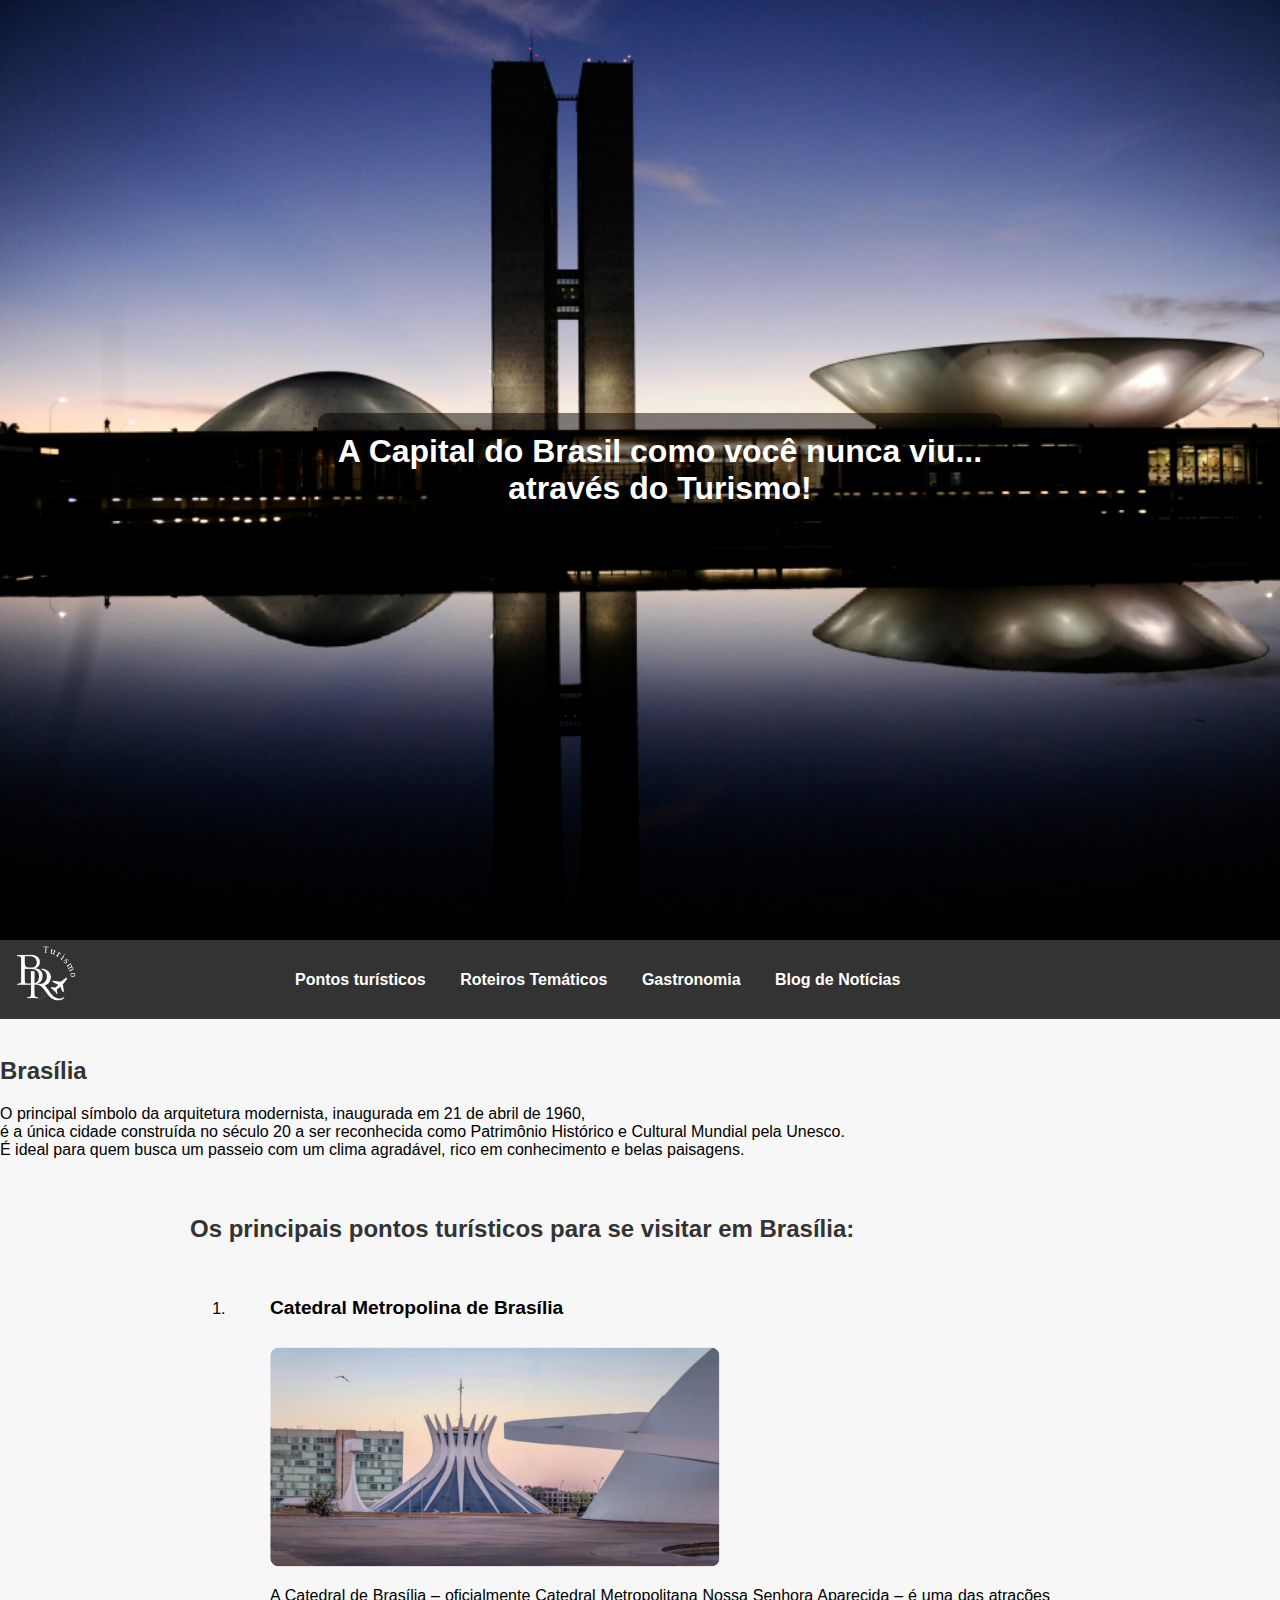
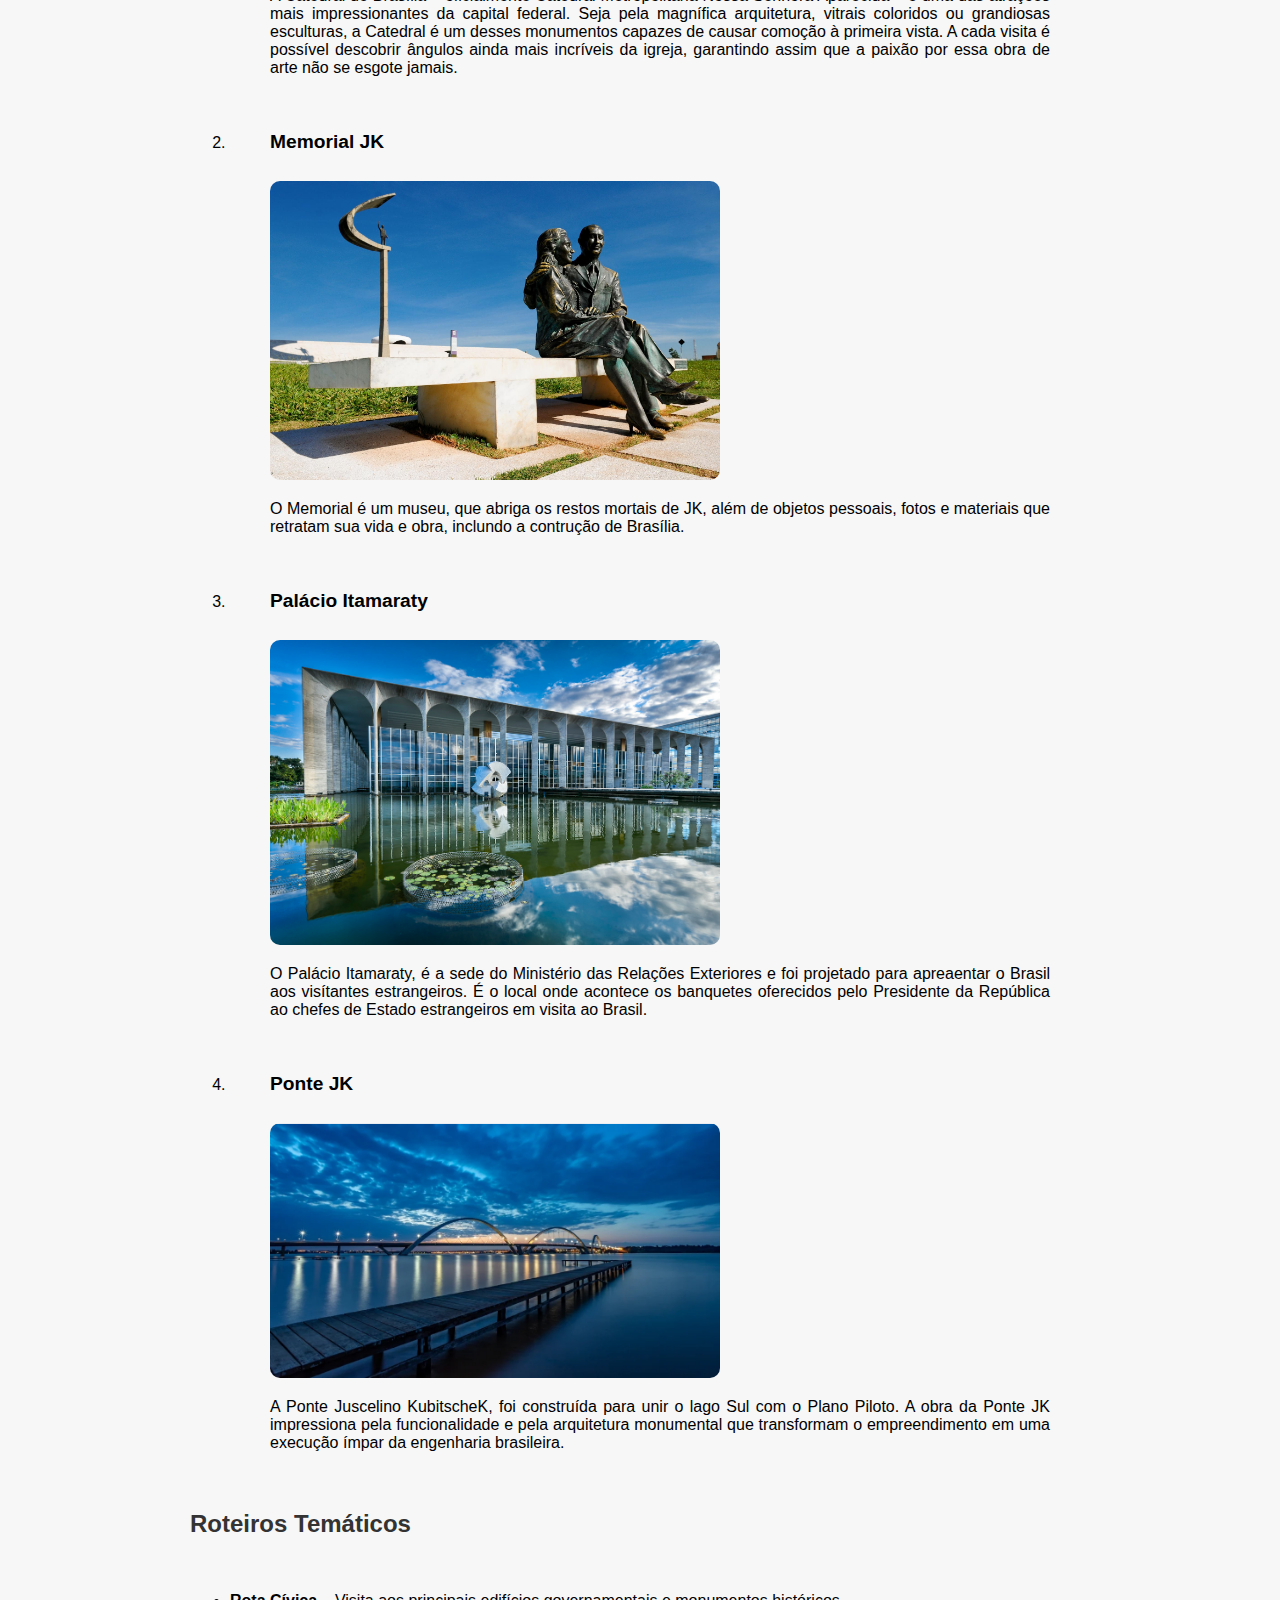
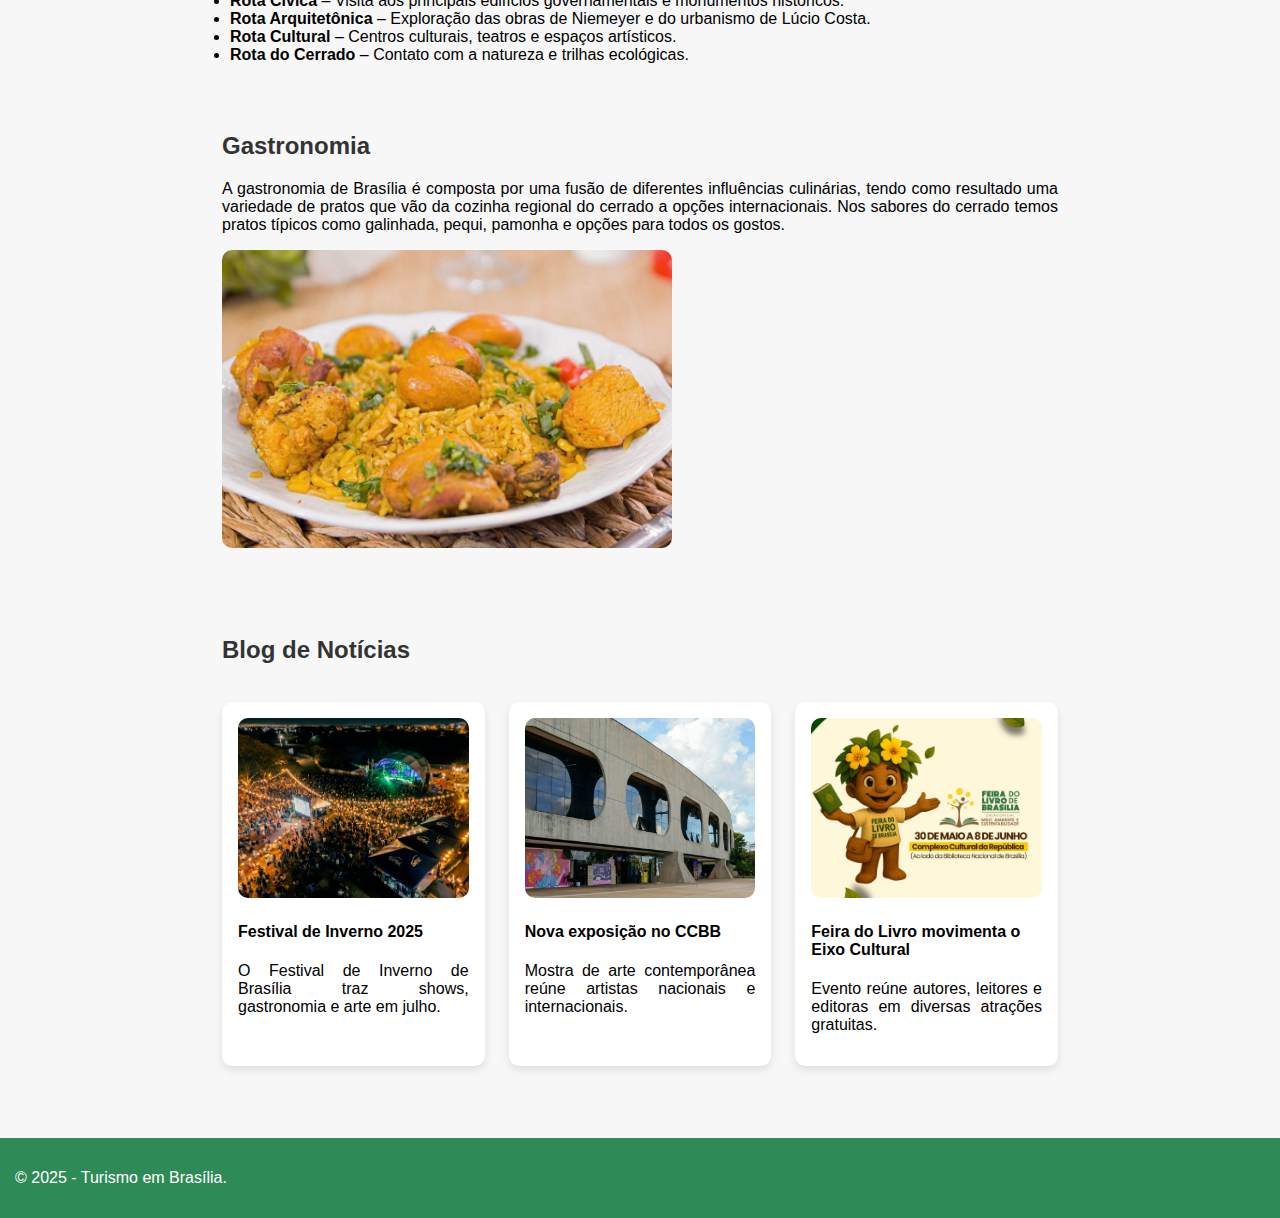
<file: BRTurismo/brasilia.html>
<!DOCTYPE html>
<html lang="pt-br">
<head>
    <meta charset="UTF-8">
    <meta name="viewport" content="width=device-width, initial-scale=1.0">
    <title>Turismo em Brasília</title>
  <link rel="stylesheet" href="style.css">    
  <style>
    header {
        width: 100%;
        height: 100vh;
        background-image: url('Imagens/Imagem7.PNG');
        background-size: cover;
        background-position: center;
        position: relative;
        display: flex;
        align-items: center;
        justify-content: center;
    }

    header h1 {
        color: white;
        font-size: 2rem;
        background-color: rgba(0, 0, 0, 0.5);
        padding: 20px;
        border-radius: 10px;
        text-align: center;
    }

    nav {
        display: flex;
        align-items: center;
        padding: 0 5px;
    }

    .nav-logo {
        height: 75px; /* ajuste conforme o tamanho desejado */
        width: auto;
        margin-right: 200px;
    }

    footer {
      background-color: #2e8b57;
      color: white;
      text-align: center;
      padding: 15px;
      margin-top: 20px;
    }

    .section {
      padding: 2rem;
      max-width: 1000px;
      margin: auto;
    }

    .cards {
      display: grid;
      grid-template-columns: repeat(auto-fit, minmax(250px, 1fr));
      gap: 1.5rem;
    }
    .card {
      background: white;
      border-radius: 10px;
      box-shadow: 0 4px 8px rgba(0,0,0,0.1);
      overflow: hidden;
    }
    .card img {
      width: 100%;
      height: 180px;
      object-fit: cover;
    }
    .card .info {
      padding: 1rem;
    }
    
  </style>
</head>
<body>
    <header>
        <h1>A Capital do Brasil como você nunca viu... <br> através do Turismo!</h1>
    </header>
    <nav>
        <a href="#">
            <img src="Imagens/logo3.png" alt="Logo do site" class="nav-logo">
        </a>
        <ul>
            <li><a href="#pontos">Pontos turísticos</a></li>
            <li><a href="#roteiros">Roteiros Temáticos</a></li>
            <li><a href="#gastronomia">Gastronomia</a></li>
            <li><a href="#blog">Blog de Notícias</a></li>
        </ul>
    </nav><br>

    <h2>Brasília</h2>
    <p>O principal símbolo da arquitetura modernista, inaugurada em 21 de abril de 1960, <br> é a única cidade construída no século 20 a ser reconhecida como Patrimônio Histórico e Cultural Mundial pela Unesco.<br>
     É ideal para quem busca um passeio com um clima agradável, rico em conhecimento e belas paisagens.</p>

   <main>

    <section id="pontos">
        <h2>Os principais pontos turísticos para se visitar em Brasília:</h2><br>

        <ol>
            <li>
                <figure>
                    <figcaption>Catedral Metropolina de Brasília</figcaption><br>
                    <img src="Imagens/Imagem1.PNG" width="450px" height="300px" alt="Catedral de Brasília">
                    <p>A Catedral de Brasília – oficialmente Catedral Metropolitana Nossa Senhora Aparecida  – é uma das atrações mais impressionantes da capital federal. Seja pela magnífica arquitetura, vitrais coloridos ou grandiosas esculturas, a Catedral é um desses monumentos capazes de causar comoção à primeira vista. A cada visita é possível descobrir ângulos ainda mais incríveis da igreja, garantindo assim que a paixão por essa obra de arte não se esgote jamais.</p>
                </figure>
            </li><br>
            <li>
                <figure>
                    <figcaption>Memorial JK</figcaption><br>
                    <img src="Imagens/memorial-jk.jpg" width="450px" height="300px" alt="Memorial JK">
                    <p>O Memorial é um museu, que abriga os restos mortais de JK, além de objetos pessoais, fotos e materiais que retratam sua vida e obra, inclundo a contrução de Brasília.</p>
                </figure>
            </li><br>
            <li>
                <figure>
                    <figcaption>Palácio Itamaraty</figcaption><br>
                    <img src="Imagens/palácio itamaraty.jpg" width="450px" height="300px" alt="Palácio do Itamaraty">
                    <p>O Palácio Itamaraty, é a sede do Ministério das Relações Exteriores e foi projetado para apreaentar o Brasil aos visítantes estrangeiros. É o local onde acontece os banquetes oferecidos pelo Presidente da República ao chefes de Estado estrangeiros em visita ao Brasil.</p>
                </figure>
            </li><br>
            <li>
                <figure>
                    <figcaption>Ponte JK</figcaption><br>
                    <img src="Imagens/ponte jk.png" width="450px" height="300px" alt="Ponte JK">
                    <p>A Ponte Juscelino KubitscheK, foi construída para unir o lago Sul com o Plano Piloto. A obra da Ponte JK impressiona pela funcionalidade e pela arquitetura monumental que transformam o empreendimento em uma execução ímpar da engenharia brasileira.</p>
                </figure>
            </li>   
        </ol>
    </section>

    <section id="roteiros">
        <br><h2>Roteiros Temáticos</h2><br>
        <ul>
        <li><strong>Rota Cívica</strong> – Visita aos principais edifícios governamentais e monumentos históricos.</li>
        <li><strong>Rota Arquitetônica</strong> – Exploração das obras de Niemeyer e do urbanismo de Lúcio Costa.</li>
        <li><strong>Rota Cultural</strong> – Centros culturais, teatros e espaços artísticos.</li>
        <li><strong>Rota do Cerrado</strong> – Contato com a natureza e trilhas ecológicas.</li>
        </ul>
    </section>

    <section id="gastronomia" class="section">
        <h2>Gastronomia</h2>
        <p>A gastronomia de Brasília é composta por uma fusão de diferentes influências culinárias, tendo como resultado uma variedade de pratos que vão da cozinha regional do cerrado a opções internacionais.  Nos sabores do cerrado temos pratos típicos como galinhada, pequi, pamonha e opções para todos os gostos.</p>
        <img src="Imagens/pequi.jpg" alt="Gastronomia">
    </section>

    <section id="blog" class="section">
        <h2>Blog de Notícias</h2><br>
        <div class="cards">
        <div class="card">
            <div class="info">
            <img src="Imagens/festival.jpg" alt="Festival de Inverno">
            <h4>Festival de Inverno 2025</h4>
            <p>O Festival de Inverno de Brasília traz shows, gastronomia e arte em julho.</p>
            </div>
        </div>
        <div class="card">
            <div class="info">
            <img src="Imagens/ccbb.jpg" alt="CCBB">
            <h4>Nova exposição no CCBB</h4>
            <p>Mostra de arte contemporânea reúne artistas nacionais e internacionais.</p>
            </div>
        </div>
        <div class="card">
            <div class="info">
            <img src="Imagens/feira do livro.jpg" alt="Feira do Liro">
            <h4>Feira do Livro movimenta o Eixo Cultural</h4>
            <p>Evento reúne autores, leitores e editoras em diversas atrações gratuitas.</p>
            </div>
        </div>
        </div>
    </section>

  </main>
  <footer>
    <p>&copy; 2025 - Turismo em Brasília.</p>
  </footer>
</body>
</html>
</file>
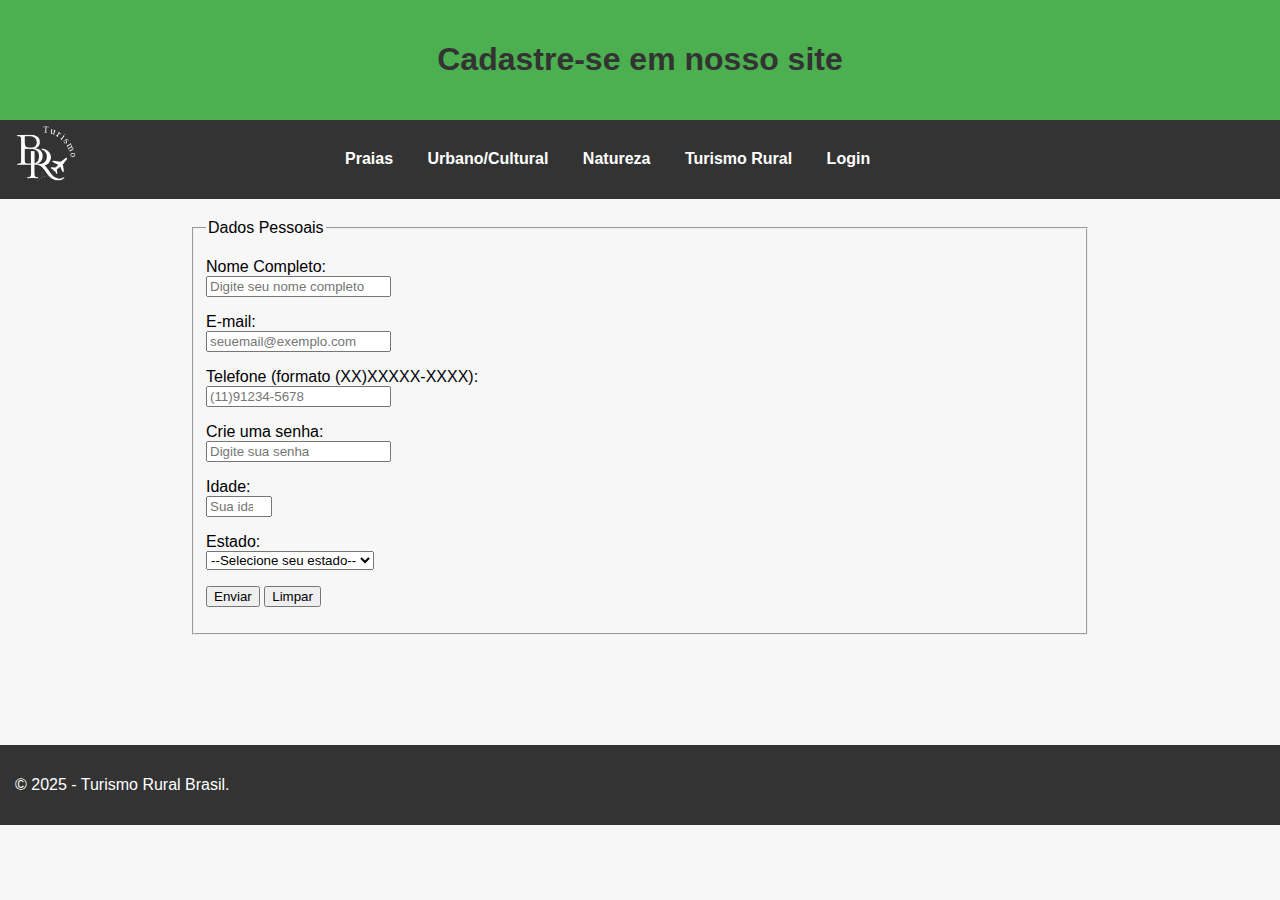
<file: BRTurismo/cadastro.html>
<!DOCTYPE html>
<html lang="pt-br">
<head>
  <meta charset="UTF-8" />
  <meta name="viewport" content="width=device-width, initial-scale=1.0"/>
  <title>Cadastro</title>
  <link rel="stylesheet" href="style.css" /> 
  <style>
    nav {
        display: flex;
        align-items: center;
        padding: 0 5px;
    }
    .nav-logo {
        height: 75px; 
        width: auto;
        margin-right: 250px;
    }
  </style>
</head>
<body>
  <header>
    <h1>Cadastre-se em nosso site</h1>
  </header>

  <nav>
    <a href="#">
      <img src="Imagens/logo3.png" alt="Logo do site" class="nav-logo">
    </a>
    <ul>
        <li><a href="home.html">Praias</a></li>
        <li><a href="brasilia.html">Urbano/Cultural</a></li>
        <li><a href="index.html">Natureza</a></li>
        <li><a href="v2index.html">Turismo Rural</a></li>
      <li><a href="login.html">Login</a></li>
    </ul>
  </nav>

  <main>
    <form action="/formulário" method="get" autocomplete="on">
      <fieldset>
        <legend>Dados Pessoais</legend>

        <p>
          <label for="inome">Nome Completo:</label><br>
          <input type="text" name="nome" id="inome" minlength="5" maxlength="25" placeholder="Digite seu nome completo" required>
        </p>

        <p>
          <label for="iemail">E-mail:</label><br>
          <input type="text" name="email" id="iemail" autocomplete="email" placeholder="seuemail@exemplo.com">
        </p>

        <p>
          <label for="itel">Telefone (formato (XX)XXXXX-XXXX):</label><br>
          <input type="tel" name="tel" id="itel" autocomplete="tel" pattern="^\(\d{2}\)\d{4,5}-\d{4}$" placeholder="(11)91234-5678" required>
        </p>

        <p>
          <label for="ipassword">Crie uma senha:</label><br>
          <input type="password" name="password" id="ipassword" placeholder="Digite sua senha" minlength="8" maxlength="12" autocomplete="off" required>
        </p>

        <p>
          <label for="iidade">Idade:</label><br>
          <input type="number" name="idade" id="iidade" min="0" max="120" placeholder="Sua idade" style="width: 58px;">
        </p>

        <p>
          <label for="iestado">Estado:</label><br>
          <select name="estado" id="iestado">
            <option value="" selected> --Selecione seu estado-- </option>
            <optgroup label="Região Nordeste">
              <option value="MA">Maranhão</option>
              <option value="PE">Pernambuco</option>
              <option value="RN">Rio Grande do Norte</option>
              <option value="AL">Alagoas</option>
              <option value="BA">Bahia</option>
              <option value="CE">Ceará</option>
              <option value="PB">Paraíba</option>
              <option value="PI">Piauí</option>
              <option value="SE">Sergipe</option>
            </optgroup>
            <optgroup label="Região Sudeste">
              <option value="MG">Minas Gerais</option>
              <option value="RJ">Rio de Janeiro</option>
              <option value="SP">São Paulo</option>
              <option value="ES">Espírito Santo</option>
            </optgroup>
            <optgroup label="Região Centro-Oeste">
              <option value="DF">Distrito Federal</option>
              <option value="GO">Goiás</option>
              <option value="MT">Mato Grosso</option>
              <option value="MS">Mato Grosso do Sul</option>
            </optgroup>
            <optgroup label="Região Norte">
              <option value="AC">Acre</option>
              <option value="AP">Amapá</option>
              <option value="AM">Amazonas</option>
              <option value="PA">Pará</option>
              <option value="RO">Rondônia</option>
              <option value="RR">Roraima</option>
              <option value="TO">Tocantins</option>
            </optgroup>
            <optgroup label="Região Sul">
              <option value="PR">Paraná</option>
              <option value="RS">Rio Grande do Sul</option>
              <option value="SC">Santa Catarina</option>
            </optgroup>
          </select>
        </p>

        <p>
          <input type="submit" value="Enviar">
          <input type="reset" value="Limpar">
        </p>
      </fieldset>
    </form>
  </main>

  <footer>
    <p>&copy; 2025 - Turismo Rural Brasil.</p>
  </footer>
</body>
</html>
</file>
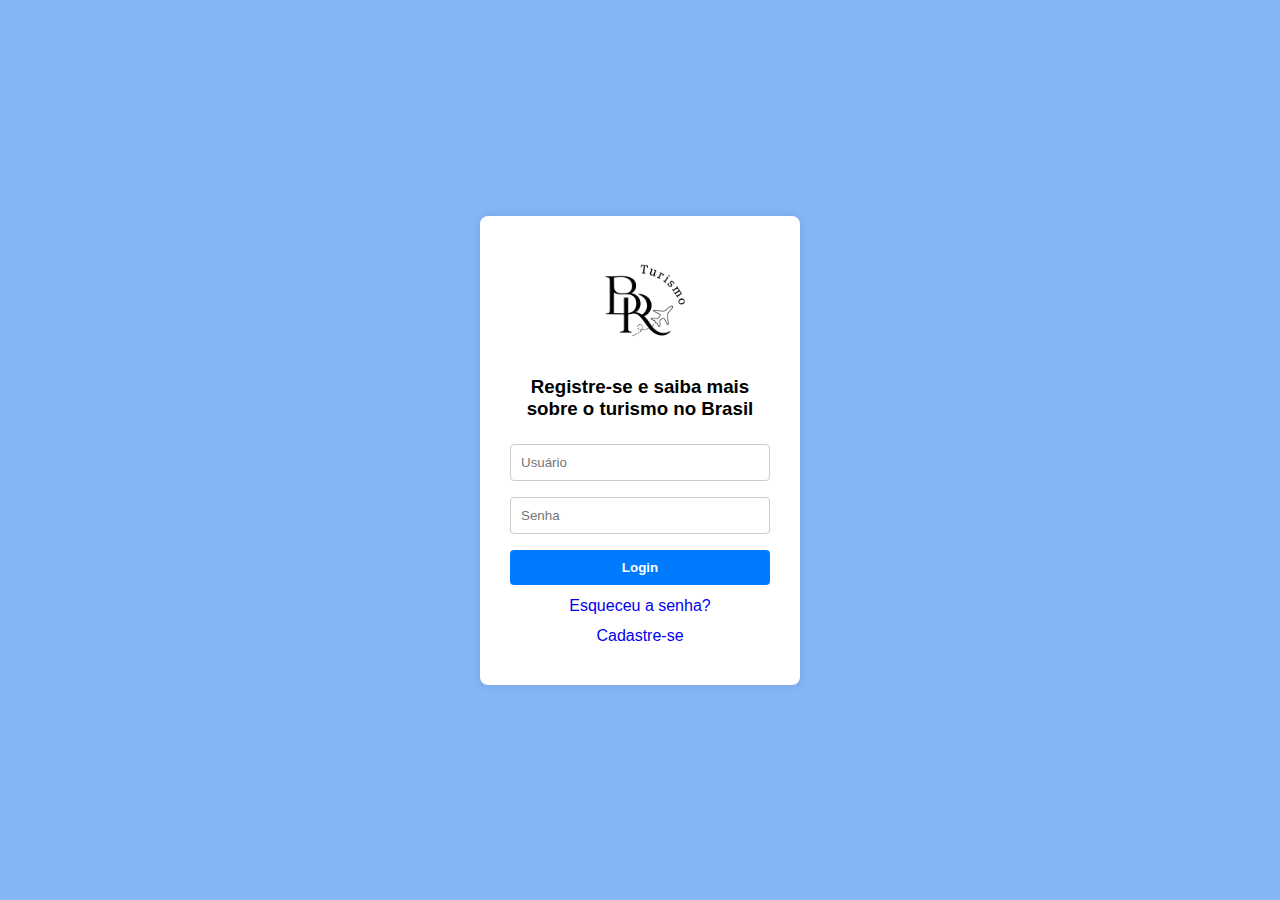
<file: BRTurismo/login.html>
<!DOCTYPE html>
<html lang="pt-BR">
<head>
    <meta charset="UTF-8">
    <title>Login</title>
    <style>
        * {
            box-sizing: border-box;
        }

        body {
            margin: 0;
            height: 100vh;
            font-family: Arial, sans-serif;
            display: flex;
            justify-content: center;
            align-items: center;
            background-color: #67a4f3ce;
        }

        .login-box {
            background-color: #fff;
            padding: 40px 30px;
            border-radius: 8px;
            box-shadow: 0 0 10px rgba(0,0,0,0.1);
            width: 320px;
            text-align: center;
        }

        .logo {
            display: block;
            margin: 0 auto 20px; /* centraliza e adiciona espaço abaixo */
            height: 100px;         /* ajuste conforme o tamanho da sua imagem */
            width: auto;
        }

        .login-box h3 {
            margin-bottom: 24px;
        }

        .login-box input[type="text"],
        .login-box input[type="password"] {
            width: 100%;
            padding: 10px;
            margin-bottom: 16px;
            border: 1px solid #ccc;
            border-radius: 4px;
        }

        .login-box button {
            width: 100%;
            padding: 10px;
            background-color: #007bff;
            color: white;
            border: none;
            border-radius: 4px;
            font-weight: bold;
            cursor: pointer;
        }

        .login-box button:hover {
            background-color: #0056b3;
        }

        .login-box .link {
            margin-top: 12px;
        }

        .login-box .link a {
            color: #007bff(207, 100%, 53%);
            text-decoration: none;
        }

        .login-box .link a:hover {
            text-decoration: underline;
        }
    </style>
</head>
<body>

<div class="login-box">
    <a href="#">
        <img src="Imagens/logo2.png" alt="Logo do site" class="logo">
    </a>

    <h3>Registre-se e saiba mais sobre o turismo no Brasil</h3>
   
    <form action="/login" method="POST">
        <input type="text" name="usuario" placeholder="Usuário" required>
        <input type="password" name="senha" placeholder="Senha" required>
        <button type="submit">Login</button>
    </form>
    <div class="link">
        <a href="#">Esqueceu a senha?</a>
    </div>
    <div class="link">
        <a href="cadastro.html">Cadastre-se</a>
    </div>
</div>

</body>
</html>
</file>
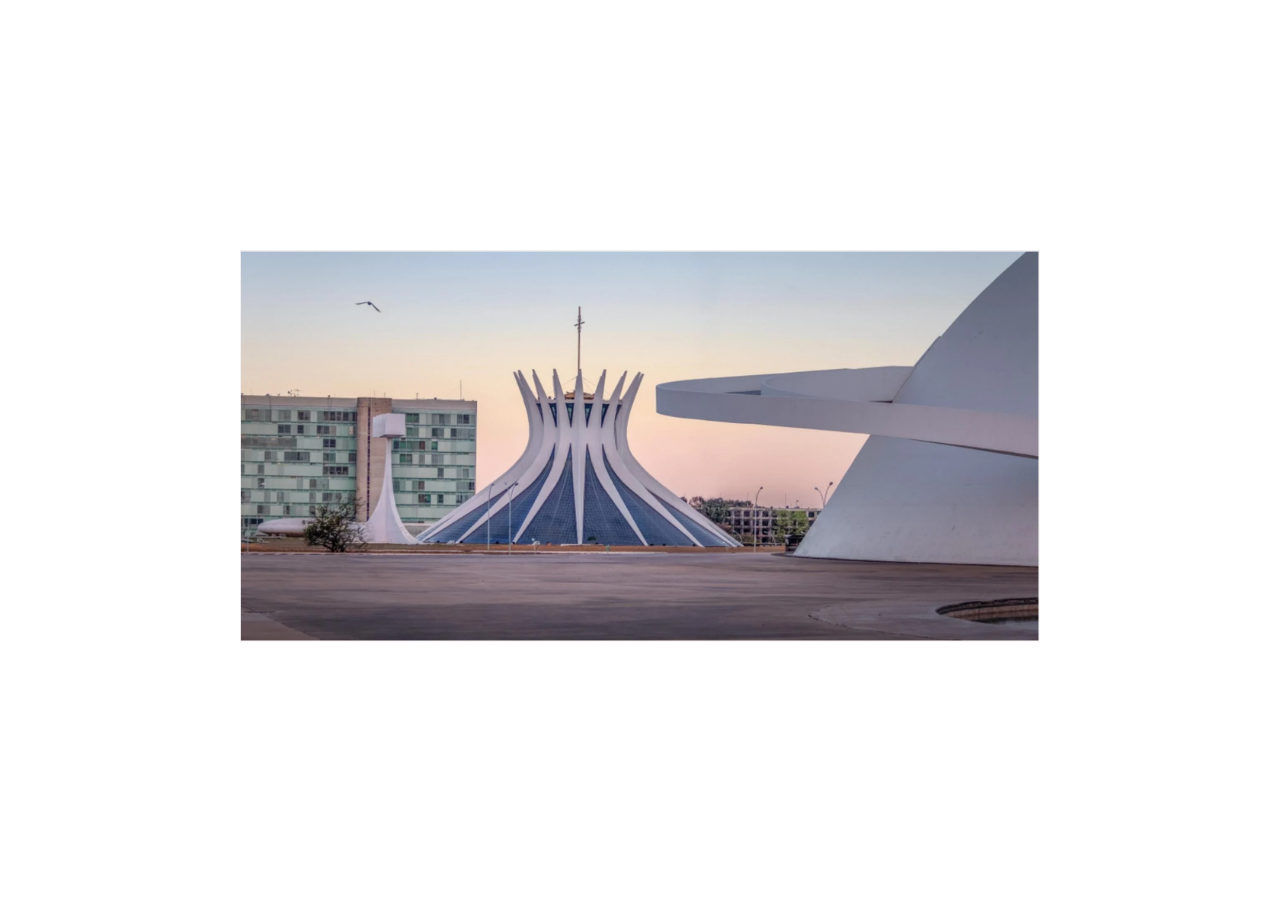
<file: turismoWeb/carrossel.html>
<!DOCTYPE html>
<html lang="pt-br">
<head>
    <meta charset="UTF-8">
    <meta name="viewport" content="width=device-width, initial-scale=1.0">
    <title>Carrossel</title>
    <link rel="stylesheet" href="css/carrossel.css">
    <style>
        body{
            margin: 0;
            padding: 0;
            width: 100%;
            height: 100vh;
            display: flex;
            justify-content: center;
            align-items: center;
        }

        .slider{
            margin: 0 auto;
            width: 800px;
            height: 400px;
            overflow: hidden;
        }

        .slides{
            width: 400%;
            height: 400px;
            display: flex;
        }

        .slides input{
            display: none;
        }

        .slide{
            width: 25%;
            position: relative;
        }

        .slide img{
            width: 800px;
        }

        .manual-navegation{
            position: absolute;
            width: 800px;
            margin-top: -40px;
            display: flex;
            justify-content: center;
        }

        .manual.btn{
            border: 2px solid #fff;
            padding: 5px;
            border-radius: 10px;
            cursor: pointer;
            transition: 1s;
        }

        .manual.btn:not(:last-child){
            margin: 40px;
        }

        .manual.btn:hover{
            background-color: #fff;
        }

        #radio1:checked ~ .first{
            margin-left: 0;
        }

        #radio2:checked ~ .first{
            margin-left: -20%;
        }

        #radio3:checked ~ .first{
            margin-left: -40%;
        }

        #radio4:checked ~ .first{
            margin-left: -60%;
        }

        #radio5:checked ~ .first{
            margin-left: -80%;
        }

        .navegation-auto div{
            border: 2px solid #20a6ff;
            padding: 5px;
            border-radius: 10px;
            cursor: pointer;
            transition: 1s;
        }

        .navegation-auto{
            position: absolute;
            width: 800px;
            margin-top: 360px;
            display: flex;
            justify-content: center;
        }

        .navegation-auto div:not(:last-child){
            margin-right: 40px;
        }

        #radio1:checked ~.navegation-auto .auto-btn1{
            background-color: #fff;
        }

        #radio2:checked ~.navegation-auto .auto-btn2{
            background-color: #fff;
        }
        #radio3:checked ~.navegation-auto .auto-btn3{
            background-color: #fff;
        }

        #radio4:checked ~.navegation-auto .auto-btn4{
            background-color: #fff;
        }

        #radio5:checked ~.navegation-auto .auto-btn5{
            background-color: #fff;
        }

    </style>
</head>
<body>
    <div class="slider">
        <div class="slides">
            <!--Radio Buttons-->
            <input type="radio" name="radio-btn" id="radio1">
            <input type="radio" name="radio-btn" id="radio2">
            <input type="radio" name="radio-btn" id="radio3">
            <input type="radio" name="radio-btn" id="radio4">
            <input type="radio" name="radio-btn" id="radio5">
            <!--Fim Radio Buttons-->

            <!--Slides Images-->
            <div class="slide 1">
                <img src="img/Imagem1.PNG" alt="Imagem 1">
            </div>
            <div class="slide 2">
                <img src="img/Imagem2.png" alt="Imagem 2">
            </div>
            <div class="slide 3">
                <img src="img/Imagem4.png" alt="Imagem 3">
            </div>
            <div class="slide 4">
                <img src="img/Imagem6.png" alt="Imagem 4">
            </div>
            <div class="slide 5">
                <img src="img/Imagem7.PNG" alt="Imagem 5">
            </div>
            <!--Fim Slides Images-->

            <!--Navegation auto-->
            <div class="navegation">
                <div class="auto-btn1"></div>
                <div class="auto-btn2"></div>
                <div class="auto-btn3"></div>
                <div class="auto-btn4"></div>
                <div class="auto-btn5"></div>
            </div>
            <!--Fim Navegation auto-->            
        </div>

        <div class="manual-navegation">
            <label for="btn1" class="manual-btn"></label>
            <label for="btn2" class="manual-btn"></label>
            <label for="btn3" class="manual-btn"></label>
            <label for="btn4" class="manual-btn"></label>
            <label for="btn5" class="manual-btn"></label>
        </div>

    </div>

    <script src="js/carrossel.js"></script>
</body>
</html>
</file>
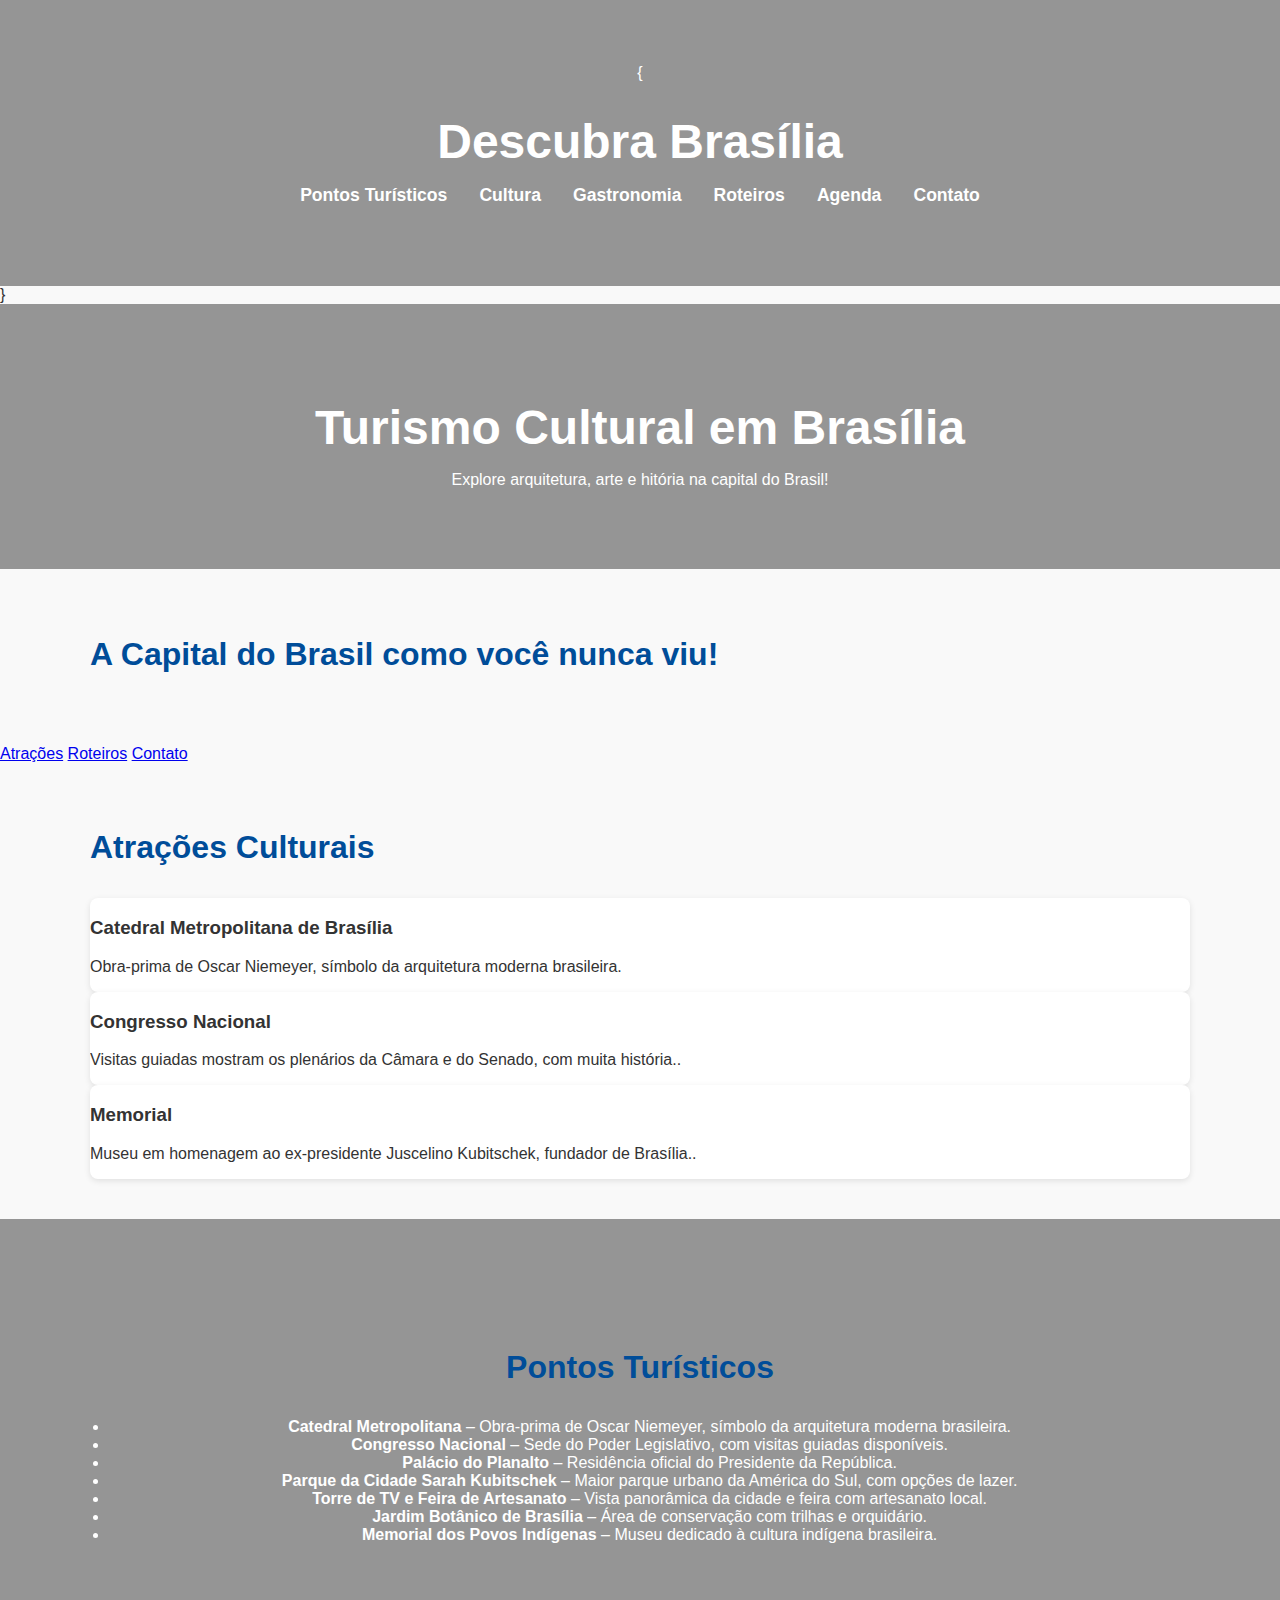
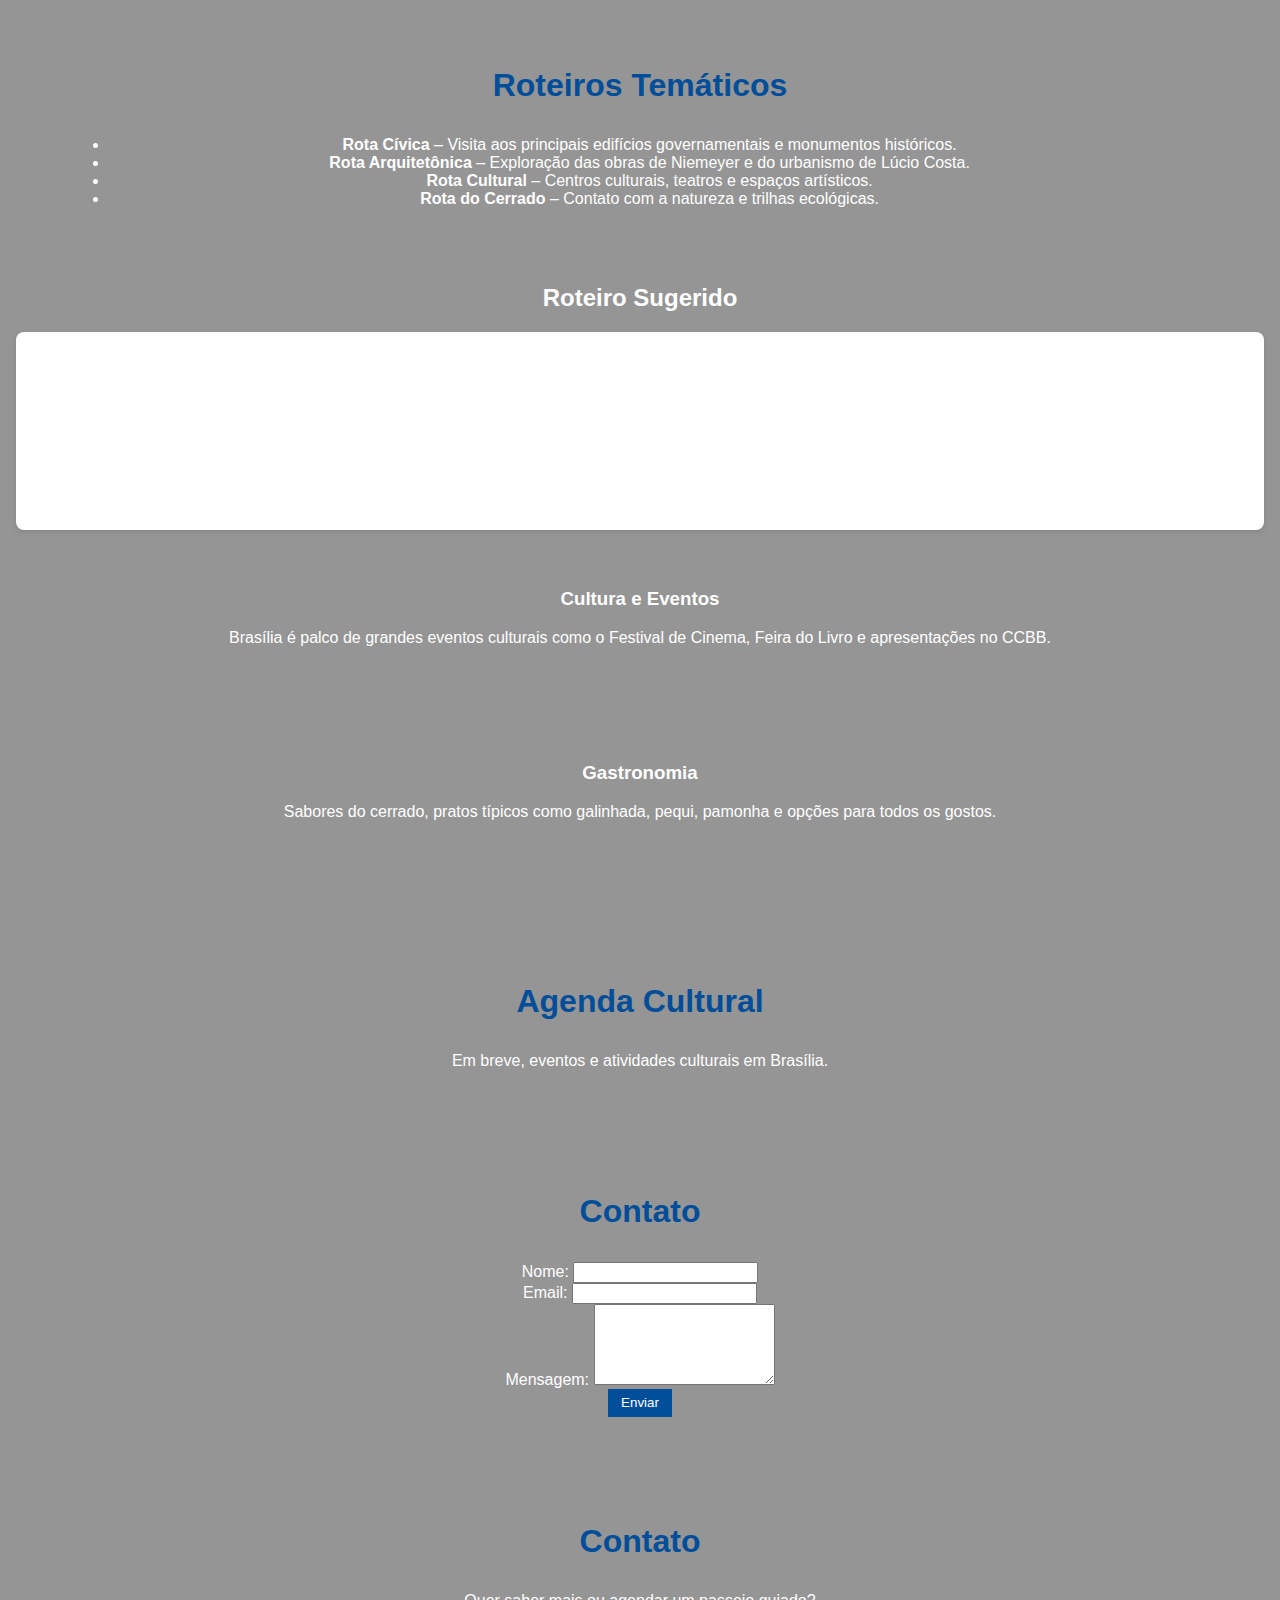
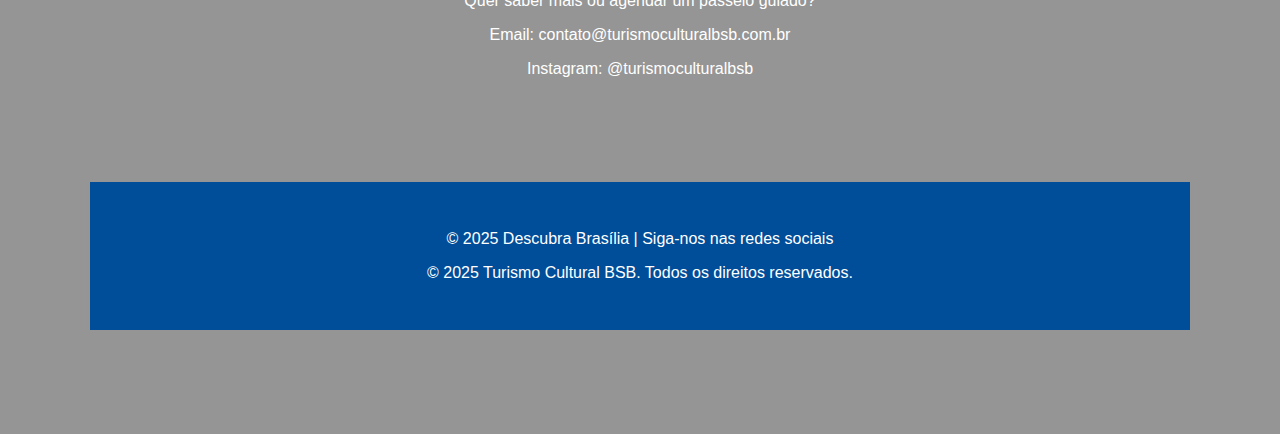
<file: turismoWeb/turUrbanocultural.html>
<!DOCTYPE html>
<html lang="pt-br">
<head>
    <meta charset="UTF-8">
    <meta name="viewport" content="width=device-width, initial-scale=1.0">
    <title>Turismo Cultural - Cidade Brasília</title>
    <style>
        body{
      font-family: 'Montserrat', sans-serif;
      margin: 0;
      padding: 0;
      background-color: #f9f9f9;
      color: #333;
    }
     header {
     background: url('https://upload.wikimedia.org/wikipedia/commons/0/03/Brasilia_Palacio_Planalto.jpg') center/cover no-repeat;
      color: white;
      padding: 4em 1em;
      text-align: center;
      box-shadow: inset 0 0 0 1000px rgba(0,0,0,0.4);
    }
 header h1 {
      font-size: 3em;
      margin-bottom: 0.3em;
    }
    nav ul {
      list-style: none;
      padding: 0;
      display: flex;
      justify-content: center;
      flex-wrap: wrap;
      gap: 2em;
    }
     nav ul li a {
      color: white;
      text-decoration: none;
      font-weight: bold;
      font-size: 1.1em;
      border-bottom: 2px solid transparent;
    }

 nav ul li a:hover {
      border-bottom: 2px solid #3c00ff;
    }

section {
      padding: 2em;
      max-width: 1000px;
      margin: auto;
    }
 section {
      padding: 4em 2em;
      max-width: 1100px;
      margin: auto;
    }
     section h2 {
      color: #004d99;
      font-size: 2em;
      margin-bottom: 1em;
    }
    ul {
      padding-left: 1.2em;
    }
    .grid {
      display: grid;
      grid-template-columns: repeat(auto-fit, minmax(300px, 1fr));
      gap: 2em;
    }
    .card {
      background: white;
      border-radius: 8px;
      box-shadow: 0 2px 6px rgba(0,0,0,0.1);
      overflow: hidden;
    }
    .card img {
      width: 100%;
      height: 200px;
      object-fit: cover;
    }

nav a:hover {
    text-decoration: underline;
}
 .card-content {
      padding: 1em;
    }
.card-content p {
      margin: 0.5em 0;
    }
section {
    padding: 40px;
}
footer {
      background-color: #004d99;
      color: white;
      text-align: center;
      padding: 2em;
      margin-top: 3em;
    }
 button {
      width: fit-content;
      padding: 0.5em 1em;
      background-color: #004d99;
      color: white;
      border: none;
      cursor: pointer;
    }
   
 footer {
      background-color: #004d99;
      color: white;
      text-align: center;
      padding: 2em;
      margin-top: 3em;
    }
  </style>
</head>
<body>
  <header>{
    <h1>Descubra Brasília</h1>
    <nav>
      <ul>
        <li><a href="#pontos">Pontos Turísticos</a></li>
        <li><a href="#eventos">Cultura</a></li>
        <li><a href="#gastronomia">Gastronomia</a></li>
        <li><a href="#roteiros">Roteiros</a></li>
        <li><a href="#agenda">Agenda</a></li>
        <li><a href="#contato">Contato</a></li>
      </ul>
    </nav>
  </header>
    }

     </style>
</head>
<body>

  <header>
    <h1>Turismo Cultural em Brasília</h1>
    <p>Explore arquitetura, arte e hitória na capital do Brasil!</p>
  </header>
  <section class="banner">
    <h2>A Capital do Brasil como você nunca viu!</h2>
  </section>

  <nav>
    <a href="#atracoes">Atrações</a>
    <a href="#roteiros">Roteiros</a>
    <a href="#contato">Contato</a>
  </nav>

  <section id="atracoes">
    <h2>Atrações Culturais</h2>
    <div class="card">
      <h3>Catedral Metropolitana de Brasília</h3>
      <p>Obra-prima de Oscar Niemeyer, símbolo da  arquitetura moderna brasileira.</p>
    </div>
    <div class="card">
      <h3>Congresso Nacional</h3>
      <p>Visitas guiadas mostram os plenários da Câmara e do Senado,  com muita história..</p>
    </div>
    <div class="card">
      <h3>Memorial </h3>
      <p>Museu em homenagem ao ex-presidente Juscelino Kubitschek, fundador de Brasília..</p>
    </div>
  </section>
<header>
  
  <section id="pontos">
    <h2>Pontos Turísticos</h2>
    <ul>
      <li><strong>Catedral Metropolitana</strong> – Obra-prima de Oscar Niemeyer, símbolo da arquitetura moderna brasileira.</li>
      <li><strong>Congresso Nacional</strong> – Sede do Poder Legislativo, com visitas guiadas disponíveis.</li>
      <li><strong>Palácio do Planalto</strong> – Residência oficial do Presidente da República.</li>
      <li><strong>Parque da Cidade Sarah Kubitschek</strong> – Maior parque urbano da América do Sul, com opções de lazer.</li>
      <li><strong>Torre de TV e Feira de Artesanato</strong> – Vista panorâmica da cidade e feira com artesanato local.</li>
      <li><strong>Jardim Botânico de Brasília</strong> – Área de conservação com trilhas e orquidário.</li>
      <li><strong>Memorial dos Povos Indígenas</strong> – Museu dedicado à cultura indígena brasileira.</li>
    </ul>
  </section>
  <section id="roteiros">
    <h2>Roteiros Temáticos</h2>
    <ul>
      <li><strong>Rota Cívica</strong> – Visita aos principais edifícios governamentais e monumentos históricos.</li>
      <li><strong>Rota Arquitetônica</strong> – Exploração das obras de Niemeyer e do urbanismo de Lúcio Costa.</li>
      <li><strong>Rota Cultural</strong> – Centros culturais, teatros e espaços artísticos.</li>
      <li><strong>Rota do Cerrado</strong> – Contato com a natureza e trilhas ecológicas.</li>
    </ul>
  </section>
   <h2>Roteiro Sugerido</h2>
    <div class="card">
        <section>
           <p><strong>Manhã:</strong> Visita à Catedral e Esplanada dos Ministérios</p>
      <p><strong>Tarde:</strong> Almoço no Pontão do Lago Sul e visita ao Memorial JK</p>
      <p><strong>Noite:</strong> Passeio pelo Eixo Monumental iluminado</p>
    </div>
  </section>
  <section id="eventos" class="section">
    <h3>Cultura e Eventos</h3>
    <p>Brasília é palco de grandes eventos culturais como o Festival de Cinema, Feira do Livro e apresentações no CCBB.</p>
  </section>

  <section id="gastronomia" class="section">
    <h3>Gastronomia</h3>
    <p>Sabores do cerrado, pratos típicos como galinhada, pequi, pamonha e opções para todos os gostos.</p>
  </section>
  <section id="roteiros">
    <section id="agenda">
    <h2>Agenda Cultural</h2>
    <p>Em breve, eventos e atividades culturais em Brasília.</p>
  </section>

  <section id="contato">
    <h2>Contato</h2>
    <form>
      <label for="nome">Nome:</label>
      <input type="text" id="nome" name="nome" required><br>

      <label for="email">Email:</label>
      <input type="email" id="email" name="email" required><br>

      <label for="mensagem">Mensagem:</label>
      <textarea id="mensagem" name="mensagem" rows="5" required></textarea><br>

      <button type="submit">Enviar</button>
    </form>
  </section>

  <section id="contato">
    <h2>Contato</h2>
    <div class="c">
      <p>Quer saber mais ou agendar um passeio guiado?</p>
      <p>Email: contato@turismoculturalbsb.com.br</p>
      <p>Instagram: @turismoculturalbsb</p>
    </div>
  </section>

  <footer>
     <p>© 2025 Descubra Brasília | Siga-nos nas redes sociais</p>
    <p>&copy; 2025 Turismo Cultural BSB. Todos os direitos reservados.</p>
  </footer>


</body>
</html>
</file>
<file: BRTurismo/style.css>
body {
    font-family: Arial, sans-serif;
    background-color: #f7f7f7;
    margin: 0;
    padding: 0;
  }
  
  header {
    background-color: #4CAF50;
    color: white;
    text-align: center;
    padding: 20px;
  }
  
  nav {
    background-color: #333;
    text-align: center;
    padding: 10px 0;
  }
  
  nav ul {
    list-style: none;
    padding: 0;
    margin: 0;
  }
  
  nav li {
    display: inline;
    margin: 0 15px;
  }
  
  nav a {
    color: white;
    text-decoration: none;
    font-weight: bold;
  }
  
  nav a:hover {
    text-decoration: underline;
  }
  
  main {
    padding: 20px;
    max-width: 900px;
    margin: auto;
  }
  
  h1 {
    color: #333;
    text-align: center;
  }
  
 h2 {
  color: #333;
  text-align: left;
}
  
  figure {
    background-color: transparent;
    padding: 0;
    border-radius: 0;
    margin-bottom: 20px;
    box-shadow: 20px;
  }
  
  img {
    width: 100%;
    max-width: 450px;
    height: auto;
    border-radius: 10px;
  }
  
  figcaption {
    font-weight: bold;
    font-size: 1.2em;
    margin-bottom: 10px;
  }
  
  p {
    text-align: justify;
  }
  
  footer {
    background-color: #333;
    color: white;
    text-align: center;
    padding: 15px;
    margin-top: 90px;
  }
</file>
<file: turismoWeb/css/carrossel.css>
body{
    margin: 0;
    padding: 0;
    width: 100%;
    height: 100vh;
    display: flex;
    justify-content: center;
    align-items: center;
}

.slider{
    margin: 0 auto;
    width: 800px;
    height: 400px;
    overflow: hidden;
}

.slides{
    width: 400%;
    height: 400px;
    display: flex;
}

.slides input{
    display: none;
}

.slide{
    width: 25%;
    position: relative;
}

.slide img{
    width: 800px;
}

.manual-navegation{
    position: absolute;
    width: 800px;
    margin-top: -40px;
    display: flex;
    justify-content: center;
}

.manual.btn{
    border: 2px solid #fff;
    padding: 5px;
    border-radius: 10px;
    cursor: pointer;
    transition: 1s;
}

.manual.btn:not(:last-child){
    margin: 40px;
}

.manual.btn:hover{
    background-color: #fff;
}
</file>
